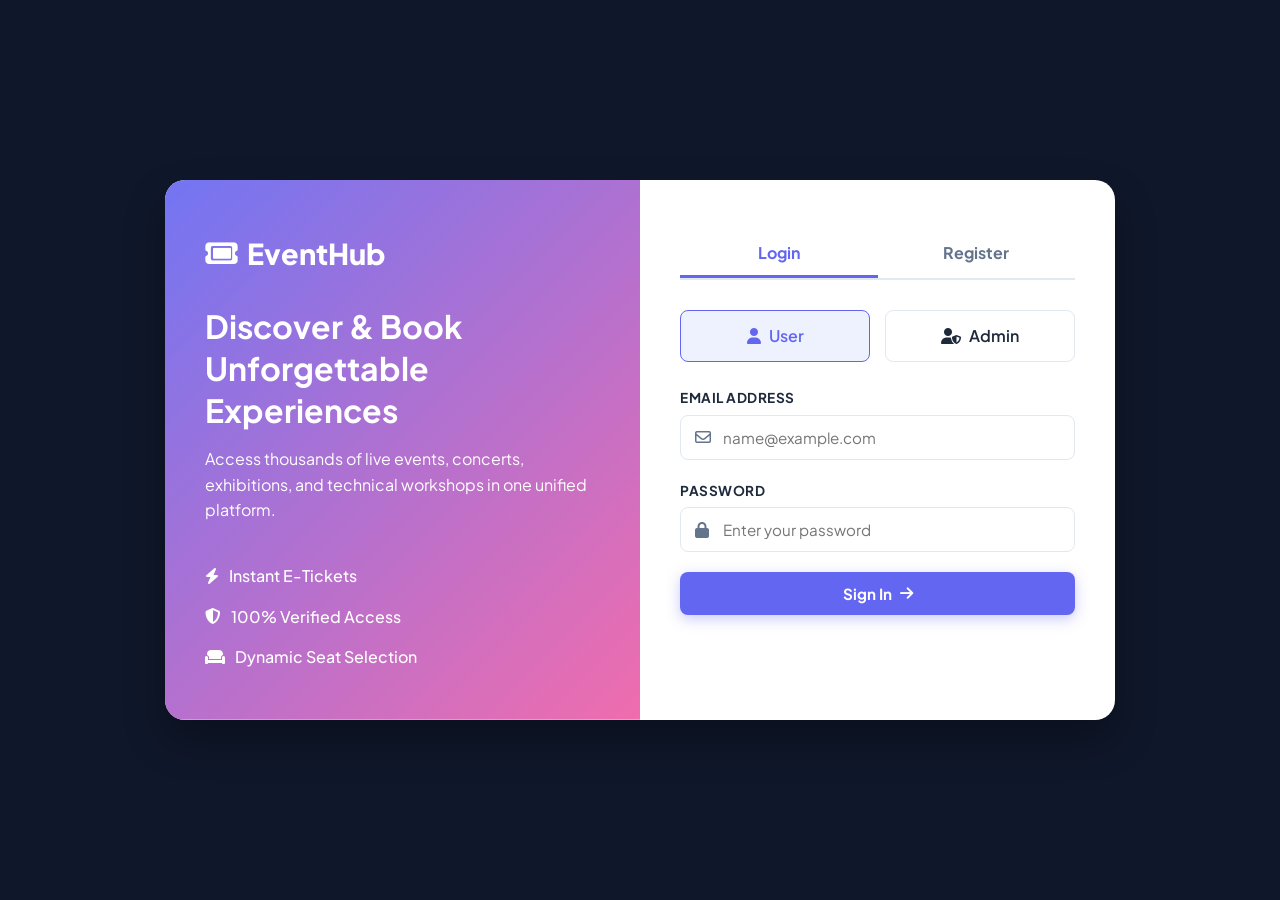
<file: index.html>
<!DOCTYPE html>
<html lang="en">
<head>
    <meta charset="UTF-8">
    <meta name="viewport" content="width=device-width, initial-scale=1.0">
    <title>EBMS - Home</title>
    <!-- Google Fonts -->
    <link href="https://fonts.googleapis.com/css2?family=Plus+Jakarta+Sans:wght@300;400;500;600;700;800&display=swap" rel="stylesheet">
    <!-- Font Awesome Icons -->
    <link rel="stylesheet" href="https://cdnjs.cloudflare.com/ajax/libs/font-awesome/6.4.0/css/all.min.css">
    <link rel="stylesheet" href="style.css">
    
    <!-- Chatbot Custom CSS Rules -->
    <style>
        .chatbot-toggler {
            position: fixed;
            bottom: 30px;
            right: 35px;
            outline: none;
            border: none;
            height: 50px;
            width: 50px;
            display: flex;
            cursor: pointer;
            align-items: center;
            justify-content: center;
            border-radius: 50%;
            background: #4f46e5;
            transition: all 0.2s ease;
            z-index: 1000;
            box-shadow: 0 4px 12px rgba(0,0,0,0.15);
        }
        .chatbot-toggler i {
            color: #fff;
            font-size: 1.4rem;
            position: absolute;
        }
        .chatbot-toggler i:last-child,
        body.show-chatbot .chatbot-toggler i:first-child {
            opacity: 0;
        }
        body.show-chatbot .chatbot-toggler i:last-child {
            opacity: 1;
        }
        .chatbot {
            position: fixed;
            right: 35px;
            bottom: 90px;
            width: 380px;
            background: #fff;
            border-radius: 15px;
            overflow: hidden;
            opacity: 0;
            pointer-events: none;
            transform: scale(0.5);
            transform-origin: bottom right;
            box-shadow: 0 0 128px 0 rgba(0,0,0,0.1), 0 32px 64px -48px rgba(0,0,0,0.5);
            transition: all 0.1s ease;
            z-index: 1000;
            border: 1px solid #e2e8f0;
        }
        body.show-chatbot .chatbot {
            opacity: 1;
            pointer-events: auto;
            transform: scale(1);
        }
        .chatbot header {
            padding: 16px 0;
            position: relative;
            text-align: center;
            color: #fff;
            background: #4f46e5;
            box-shadow: 0 2px 10px rgba(0,0,0,0.1);
        }
        .chatbot header span {
            position: absolute;
            right: 15px;
            top: 50%;
            display: none;
            cursor: pointer;
            transform: translateY(-50%);
        }
        .chatbot .chatbox {
            overflow-y: auto;
            height: 320px;
            padding: 15px 20px 70px;
            list-style: none;
        }
        .chatbox .chat {
            display: flex;
            list-style: none;
            margin-bottom: 12px;
        }
        .chatbox .outgoing {
            margin: 10px 0;
            justify-content: flex-end;
        }
        .chatbox .incoming span {
            width: 32px;
            height: 32px;
            color: #fff;
            background: #4f46e5;
            text-align: center;
            line-height: 32px;
            border-radius: 4px;
            margin: 0 10px 7px 0;
            align-self: flex-end;
            font-size: 0.8rem;
        }
        .chatbox .chat p {
            white-space: pre-wrap;
            padding: 10px 14px;
            border-radius: 10px;
            max-width: 75%;
            color: #1e293b;
            font-size: 0.9rem;
            background: #f1f5f9;
        }
        .chatbox .outgoing p {
            background: #4f46e5;
            color: #fff;
            border-radius: 10px 10px 0 10px;
        }
        .chatbox .incoming p {
            border-radius: 10px 10px 10px 0;
        }
        .chatbot .chat-input {
            display: flex;
            gap: 5px;
            position: absolute;
            bottom: 0;
            width: 100%;
            background: #fff;
            padding: 6px 15px;
            border-top: 1px solid #ddd;
        }
        .chat-input textarea {
            height: 45px;
            width: 100%;
            border: none;
            outline: none;
            resize: none;
            max-height: 180px;
            padding: 12px 15px 0 0;
            font-size: 0.95rem;
            font-family: inherit;
        }
        .chat-input span {
            align-self: flex-end;
            color: #4f46e5;
            cursor: pointer;
            height: 45px;
            line-height: 45px;
            font-size: 1.25rem;
        }
        @media (max-width: 490px) {
            .chatbot {
                right: 0;
                bottom: 0;
                height: 100%;
                width: 100%;
                border-radius: 0;
            }
            .chatbot .chatbox {
                height: 90%;
            }
        }
    </style>
</head>
<body>
    <!-- Global Header / Navigation -->
    <header class="navbar-header">
        <nav class="navbar">
            <a href="index.html" class="nav-logo">
                <i class="fa-solid fa-ticket"></i>
                <span>EBMS</span>
            </a>
            <ul class="nav-menu">
                <li class="nav-item"><a href="index.html" class="nav-link active">Home</a></li>
                <li class="nav-item"><a href="events.html" class="nav-link">Events</a></li>
                <li class="nav-item"><a href="bookings.html" class="nav-link">My Bookings</a></li>
                <li class="nav-item"><a href="about.html" class="nav-link">About</a></li>
                <li class="nav-item"><a href="#" onclick="logoutUser()" class="nav-link btn-logout"><i class="fa-solid fa-arrow-right-from-bracket"></i> Logout</a></li>
            </ul>
            <div class="hamburger" onclick="toggleMobileMenu()">
                <i class="fa-solid fa-bars"></i>
            </div>
        </nav>
    </header>

    <!-- Animated Hero Section -->
    <section class="hero-section">
        <div class="hero-bg-overlay"></div>
        <div class="hero-content text-center">
            <span class="hero-badge"><i class="fa-solid fa-sparkles"></i> The Premier Booking Platform</span>
            <h1 class="hero-title">Discover. Book. Experience.</h1>
            <p class="hero-subtitle">Connect with live concerts, technical expos, cultural festivals, and educational summits happening across India.</p>
            <div class="hero-actions">
                <a href="events.html" class="btn btn-primary btn-lg shadow-btn"><i class="fa-solid fa-compass"></i> Explore Events</a>
                <a href="bookings.html" class="btn btn-outline btn-lg"><i class="fa-solid fa-receipt"></i> View My Bookings</a>
            </div>
        </div>
    </section>

    <!-- Category Showcase Grid -->
    <section class="container section-space">
        <div class="section-header text-center">
            <h2>Explore Categories</h2>
            <p>Find extraordinary events tailored specifically to your passion</p>
        </div>
        <div class="category-grid">
            <div class="category-card" onclick="selectCategory('IT')">
                <div class="category-img" style="background-image: url('https://images.unsplash.com/photo-1517245386807-bb43f82c33c4?auto=format&fit=crop&w=600&q=80');"></div>
                <div class="category-overlay">
                    <i class="fa-solid fa-laptop-code category-icon"></i>
                    <h3>IT & Tech</h3>
                    <p>Hackathons, Developer Conferences & Tech Summits</p>
                    <span class="cat-link">View Events <i class="fa-solid fa-arrow-right"></i></span>
                </div>
            </div>

            <div class="category-card" onclick="selectCategory('NON-IT')">
                <div class="category-img" style="background-image: url('https://images.unsplash.com/photo-1551836022-d5d88e9218df?auto=format&fit=crop&w=600&q=80');"></div>
                <div class="category-overlay">
                    <i class="fa-solid fa-briefcase category-icon"></i>
                    <h3>NON-IT & Business</h3>
                    <p>Management Summits, Leadership & Startups</p>
                    <span class="cat-link">View Events <i class="fa-solid fa-arrow-right"></i></span>
                </div>
            </div>

            <div class="category-card" onclick="selectCategory('GOVERNMENT')">
                <div class="category-img" style="background-image: url('https://images.unsplash.com/photo-1541872703-74c5e44368f9?auto=format&fit=crop&w=600&q=80');"></div>
                <div class="category-overlay">
                    <i class="fa-solid fa-building-columns category-icon"></i>
                    <h3>Government</h3>
                    <p>Public Policy Expos, Trade Fairs & Conventions</p>
                    <span class="cat-link">View Events <i class="fa-solid fa-arrow-right"></i></span>
                </div>
            </div>

            <div class="category-card" onclick="selectCategory('SCIENCE')">
                <div class="category-img" style="background-image: url('https://images.unsplash.com/photo-1532094349884-543bc11b234d?auto=format&fit=crop&w=600&q=80');"></div>
                <div class="category-overlay">
                    <i class="fa-solid fa-flask-vial category-icon"></i>
                    <h3>Science</h3>
                    <p>Robotics Fairs, Space Expos & Research Forums</p>
                    <span class="cat-link">View Events <i class="fa-solid fa-arrow-right"></i></span>
                </div>
            </div>

            <div class="category-card" onclick="selectCategory('EXHIBITION')">
                <div class="category-img" style="background-image: url('https://images.unsplash.com/photo-1561214115-f2f134cc4912?auto=format&fit=crop&w=600&q=80');"></div>
                <div class="category-overlay">
                    <i class="fa-solid fa-palette category-icon"></i>
                    <h3>Exhibition</h3>
                    <p>Art Displays, Auto Shows & Industrial Fairs</p>
                    <span class="cat-link">View Events <i class="fa-solid fa-arrow-right"></i></span>
                </div>
            </div>

            <div class="category-card" onclick="selectCategory('EDUCATION')">
                <div class="category-img" style="background-image: url('https://images.unsplash.com/photo-1523240795612-9a054b0db644?auto=format&fit=crop&w=600&q=80');"></div>
                <div class="category-overlay">
                    <i class="fa-solid fa-graduation-cap category-icon"></i>
                    <h3>Education</h3>
                    <p>Career Fairs, Academic Summits & Workshops</p>
                    <span class="cat-link">View Events <i class="fa-solid fa-arrow-right"></i></span>
                </div>
            </div>

            <div class="category-card" onclick="selectCategory('CULTURAL')">
                <div class="category-img" style="background-image: url('https://images.unsplash.com/photo-1470225620780-dba8ba36b745?auto=format&fit=crop&w=600&q=80');"></div>
                <div class="category-overlay">
                    <i class="fa-solid fa-music category-icon"></i>
                    <h3>Cultural</h3>
                    <p>Music Concerts, Dance Shows & Live Performance</p>
                    <span class="cat-link">View Events <i class="fa-solid fa-arrow-right"></i></span>
                </div>
            </div>
        </div>
    </section>

    <!-- Smart Event Recommendation Section -->
    <section class="ai-recommendation-section">
        <div class="container">
            <div class="ai-card">
                <div class="ai-header">
                    <i class="fa-solid fa-wand-magic-sparkles ai-sparkle"></i>
                    <div>
                        <h2>Smart Event Recommendation</h2>
                        <p>Let our dynamic algorithm match the best upcoming live events to your preference.</p>
                    </div>
                </div>
                <div class="ai-form-grid">
                    <div class="form-group">
                        <label>Preferred Category</label>
                        <select id="ai-pref-category" class="form-control">
                            <option value="ALL">All Categories</option>
                            <option value="IT">IT & Software</option>
                            <option value="CULTURAL">Cultural & Music</option>
                            <option value="EXHIBITION">Exhibitions</option>
                            <option value="SCIENCE">Science & Tech</option>
                            <option value="EDUCATION">Education</option>
                        </select>
                    </div>

                    <div class="form-group">
                        <label>Preferred State</label>
                        <select id="ai-pref-state" class="form-control">
                            <option value="ALL">All India</option>
                            <option value="Tamil Nadu">Tamil Nadu</option>
                            <option value="Karnataka">Karnataka</option>
                            <option value="Maharashtra">Maharashtra</option>
                            <option value="Delhi">Delhi</option>
                        </select>
                    </div>

                    <div class="form-group">
                        <label>Experience Type</label>
                        <select id="ai-pref-type" class="form-control">
                            <option value="ALL">Any Experience</option>
                            <option value="FREE">Free Access / Student</option>
                            <option value="PREMIUM">Premium / VIP</option>
                        </select>
                    </div>
                </div>
                <button onclick="runSmartRecommendation()" class="btn btn-accent shadow-btn margin-top-1">
                    <i class="fa-solid fa-bolt"></i> Generate Recommendations
                </button>

                <div id="ai-results-wrapper" class="hidden margin-top-2">
                    <h3 class="margin-bottom-1" style="color: var(--primary-color);"><i class="fa-solid fa-fire"></i> Recommended For You:</h3>
                    <div id="ai-results-grid" class="events-grid"></div>
                </div>
            </div>
        </div>
    </section>

    <!-- GEMINI AI CHATBOT INTEGRATION -->
    <button class="chatbot-toggler" onclick="document.body.classList.toggle('show-chatbot')">
        <i class="fa-solid fa-comment-dots"></i>
        <i class="fa-solid fa-xmark"></i>
    </button>
    <div class="chatbot">
        <header>
            <h2><i class="fa-solid fa-robot"></i> EventHub Assistant</h2>
            <span onclick="document.body.classList.remove('show-chatbot')">&times;</span>
        </header>
        <ul class="chatbox" id="chatbox">
            <li class="chat incoming">
                <span class="fa-solid fa-robot"></span>
                <p>Hi there! 👋 How can I help you discover events on EventHub today?</p>
            </li>
        </ul>
        <div class="chat-input">
            <textarea placeholder="Ask about events, tickets..." spellcheck="false" id="chat-textarea" required></textarea>
            <span id="send-btn" onclick="handleChat()"><i class="fa-solid fa-paper-plane"></i></span>
        </div>
    </div>

    <footer class="footer">
        <div class="container footer-content">
            <p>&copy; 2026 EventHub Management System. All Rights Reserved.</p>
        </div>
    </footer>

    <script src="script.js"></script>

    <!-- Chatbot Engine Integration -->
    <script>
        const chatInput = document.getElementById("chat-textarea");
        const sendBtn = document.getElementById("send-btn");
        const chatbox = document.getElementById("chatbox");

        const createChatLi = (message, className) => {
            const chatLi = document.createElement("li");
            chatLi.classList.add("chat", className);
            let chatContent = className === "outgoing" ? `<p></p>` : `<span class="fa-solid fa-robot"></span><p></p>`;
            chatLi.innerHTML = chatContent;
            chatLi.querySelector("p").textContent = message;
            return chatLi;
        }

        const generateGeminiResponse = async (incomingChatLi) => {
            const messageElement = incomingChatLi.querySelector("p");
            const userText = chatInput.value.trim();

            if (typeof GEMINI_API_KEY === "undefined" || !GEMINI_API_KEY || GEMINI_API_KEY === "AQ.Ab8RN6LY7oHH54CBxNxzsu5Qlli4tVlwJHAtmflA-Qw6LdWcDQ") {
                messageElement.textContent = "Gemini API Key is not configured properly in script.js";
                return;
            }

            const API_URL = `https://generativelanguage.googleapis.com/v1beta/models/gemini-2.5-flash:generateContent?key=${GEMINI_API_KEY}`;

            try {
                const response = await fetch(API_URL, {
                    method: "POST",
                    headers: { "Content-Type": "application/json" },
                    body: JSON.stringify({
                        contents: [{
                            parts: [{ text: `You are EventHub AI Assistant. Help users with event queries briefly and politely. User: ${userText}` }]
                        }]
                    })
                });

                const data = await response.json();
                if (data.candidates && data.candidates[0].content) {
                    messageElement.textContent = data.candidates[0].content.parts[0].text;
                } else {
                    messageElement.textContent = "Sorry, I couldn't process that request right now.";
                }
            } catch (error) {
                messageElement.textContent = "Oops! Something went wrong. Please try again.";
            }
        };

        const handleChat = () => {
            const userMessage = chatInput.value.trim();
            if (!userMessage) return;

            chatInput.value = "";
            chatbox.appendChild(createChatLi(userMessage, "outgoing"));
            chatbox.scrollTo(0, chatbox.scrollHeight);

            setTimeout(() => {
                const incomingChatLi = createChatLi("Thinking...", "incoming");
                chatbox.appendChild(incomingChatLi);
                chatbox.scrollTo(0, chatbox.scrollHeight);
                generateGeminiResponse(incomingChatLi);
            }, 600);
        };

        chatInput.addEventListener("keydown", (e) => {
            if (e.key === "Enter" && !e.shiftKey && window.innerWidth > 800) {
                e.preventDefault();
                handleChat();
            }
        });
    </script>
</body>
</html>
</file>
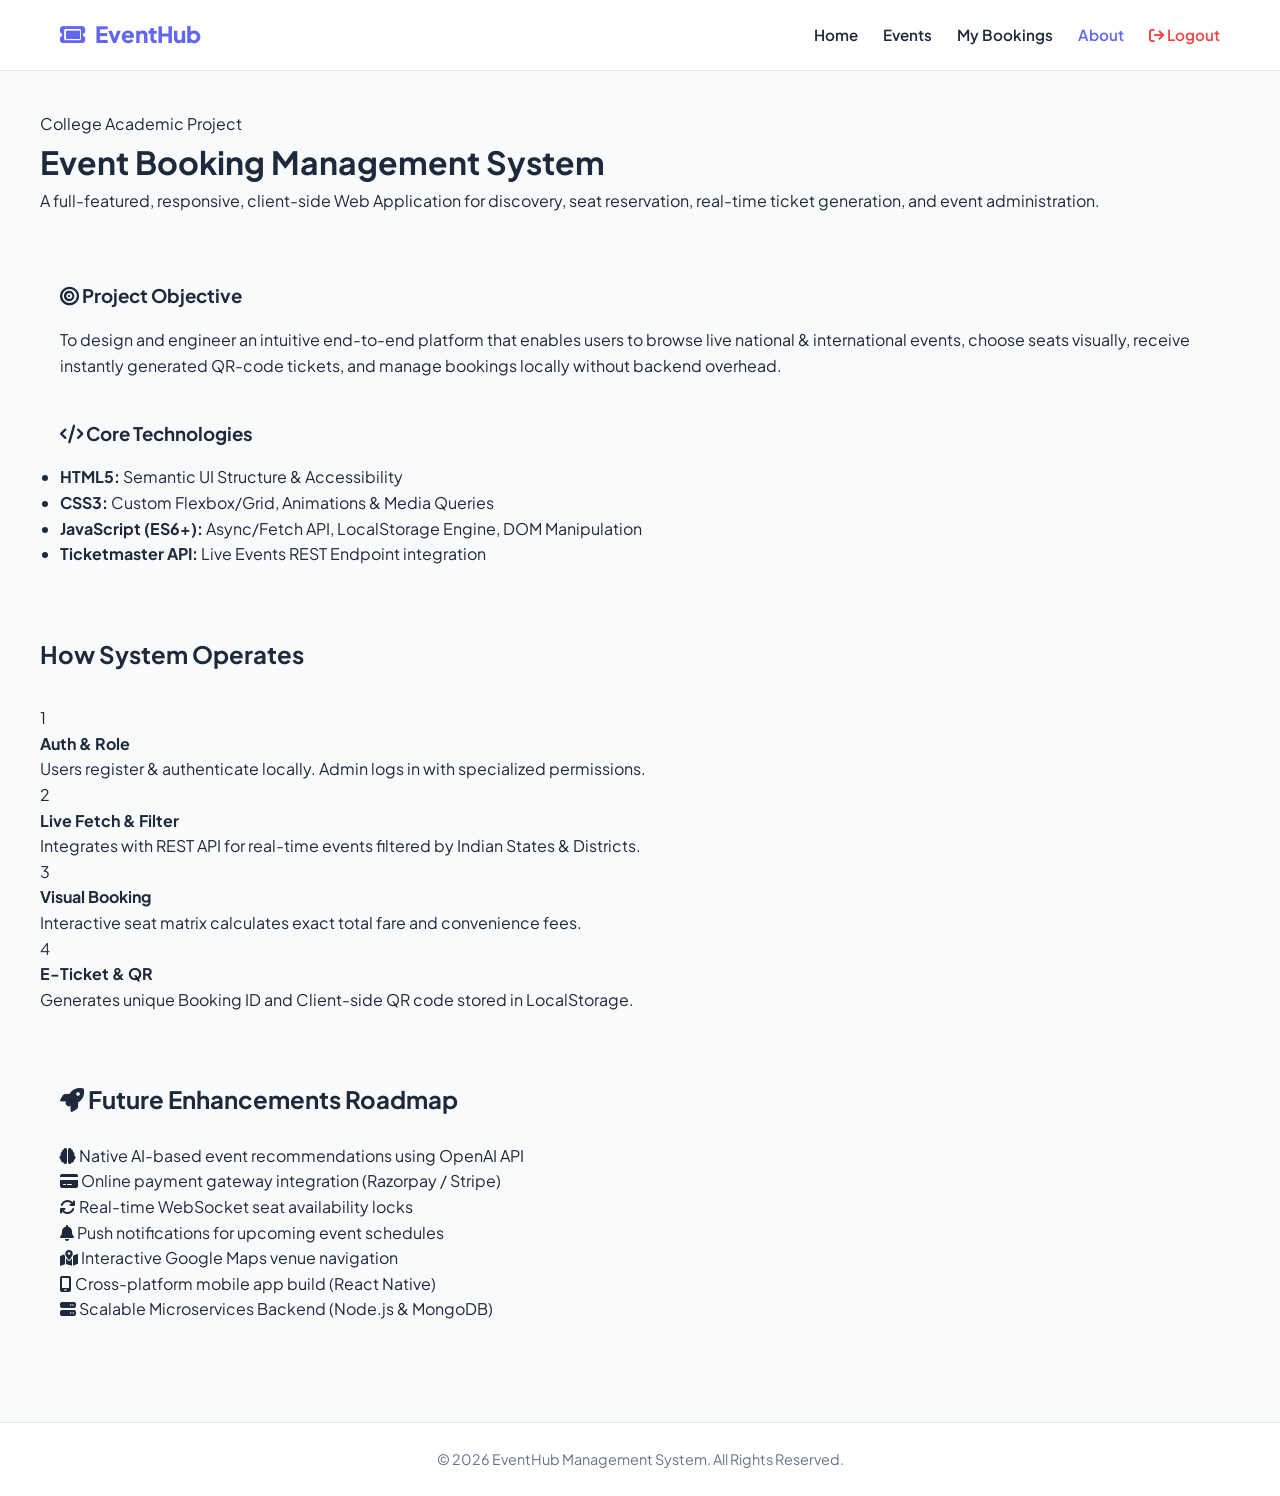
<file: about.html>
<!DOCTYPE html>
<html lang="en">
<head>
    <meta charset="UTF-8">
    <meta name="viewport" content="width=device-width, initial-scale=1.0">
    <title>EventHub - About System</title>
    <!-- Google Fonts -->
    <link href="https://fonts.googleapis.com/css2?family=Plus+Jakarta+Sans:wght@300;400;500;600;700;800&display=swap" rel="stylesheet">
    <!-- Font Awesome Icons -->
    <link rel="stylesheet" href="https://cdnjs.cloudflare.com/ajax/libs/font-awesome/6.4.0/css/all.min.css">
    <link rel="stylesheet" href="style.css">
</head>
<body>
    <header class="navbar-header">
        <nav class="navbar">
            <a href="index.html" class="nav-logo">
                <i class="fa-solid fa-ticket"></i>
                <span>EventHub</span>
            </a>
            <ul class="nav-menu">
                <li class="nav-item"><a href="index.html" class="nav-link">Home</a></li>
                <li class="nav-item"><a href="events.html" class="nav-link">Events</a></li>
                <li class="nav-item"><a href="bookings.html" class="nav-link">My Bookings</a></li>
                <li class="nav-item"><a href="about.html" class="nav-link active">About</a></li>
                <li class="nav-item"><a href="#" onclick="logoutUser()" class="nav-link btn-logout"><i class="fa-solid fa-arrow-right-from-bracket"></i> Logout</a></li>
            </ul>
        </nav>
    </header>

    <div class="container section-space">
        <!-- Project Title Header -->
        <div class="text-center max-w-700 margin-center">
            <span class="badge">College Academic Project</span>
            <h1 class="margin-top-05">Event Booking Management System</h1>
            <p class="subtitle">A full-featured, responsive, client-side Web Application for discovery, seat reservation, real-time ticket generation, and event administration.</p>
        </div>

        <div class="about-grid margin-top-3">
            <!-- Objective Card -->
            <div class="card">
                <div class="card-body">
                    <h3><i class="fa-solid fa-bullseye icon-color"></i> Project Objective</h3>
                    <p class="margin-top-1">To design and engineer an intuitive end-to-end platform that enables users to browse live national & international events, choose seats visually, receive instantly generated QR-code tickets, and manage bookings locally without backend overhead.</p>
                </div>
            </div>

            <!-- Architecture Card -->
            <div class="card">
                <div class="card-body">
                    <h3><i class="fa-solid fa-code icon-color"></i> Core Technologies</h3>
                    <ul class="tech-list margin-top-1">
                        <li><strong>HTML5:</strong> Semantic UI Structure & Accessibility</li>
                        <li><strong>CSS3:</strong> Custom Flexbox/Grid, Animations & Media Queries</li>
                        <li><strong>JavaScript (ES6+):</strong> Async/Fetch API, LocalStorage Engine, DOM Manipulation</li>
                        <li><strong>Ticketmaster API:</strong> Live Events REST Endpoint integration</li>
                    </ul>
                </div>
            </div>
        </div>

        <!-- Workflow / How it works -->
        <div class="margin-top-3">
            <h2 class="text-center">How System Operates</h2>
            <div class="workflow-steps margin-top-2">
                <div class="step-card">
                    <div class="step-num">1</div>
                    <h4>Auth & Role</h4>
                    <p>Users register & authenticate locally. Admin logs in with specialized permissions.</p>
                </div>
                <div class="step-card">
                    <div class="step-num">2</div>
                    <h4>Live Fetch & Filter</h4>
                    <p>Integrates with REST API for real-time events filtered by Indian States & Districts.</p>
                </div>
                <div class="step-card">
                    <div class="step-num">3</div>
                    <h4>Visual Booking</h4>
                    <p>Interactive seat matrix calculates exact total fare and convenience fees.</p>
                </div>
                <div class="step-card">
                    <div class="step-num">4</div>
                    <h4>E-Ticket & QR</h4>
                    <p>Generates unique Booking ID and Client-side QR code stored in LocalStorage.</p>
                </div>
            </div>
        </div>

        <!-- Future Enhancements -->
        <div class="card margin-top-3 bg-light-card">
            <div class="card-body">
                <h2><i class="fa-solid fa-rocket icon-color"></i> Future Enhancements Roadmap</h2>
                <div class="roadmap-grid margin-top-15">
                    <div class="roadmap-item"><i class="fa-solid fa-brain"></i> Native AI-based event recommendations using OpenAI API</div>
                    <div class="roadmap-item"><i class="fa-solid fa-credit-card"></i> Online payment gateway integration (Razorpay / Stripe)</div>
                    <div class="roadmap-item"><i class="fa-solid fa-arrows-rotate"></i> Real-time WebSocket seat availability locks</div>
                    <div class="roadmap-item"><i class="fa-solid fa-bell"></i> Push notifications for upcoming event schedules</div>
                    <div class="roadmap-item"><i class="fa-solid fa-map-location-dot"></i> Interactive Google Maps venue navigation</div>
                    <div class="roadmap-item"><i class="fa-solid fa-mobile-screen"></i> Cross-platform mobile app build (React Native)</div>
                    <div class="roadmap-item"><i class="fa-solid fa-server"></i> Scalable Microservices Backend (Node.js & MongoDB)</div>
                </div>
            </div>
        </div>
    </div>

    <footer class="footer">
        <div class="container footer-content">
            <p>&copy; 2026 EventHub Management System. All Rights Reserved.</p>
        </div>
    </footer>

    <script src="script.js"></script>
</body>
</html>
</file>
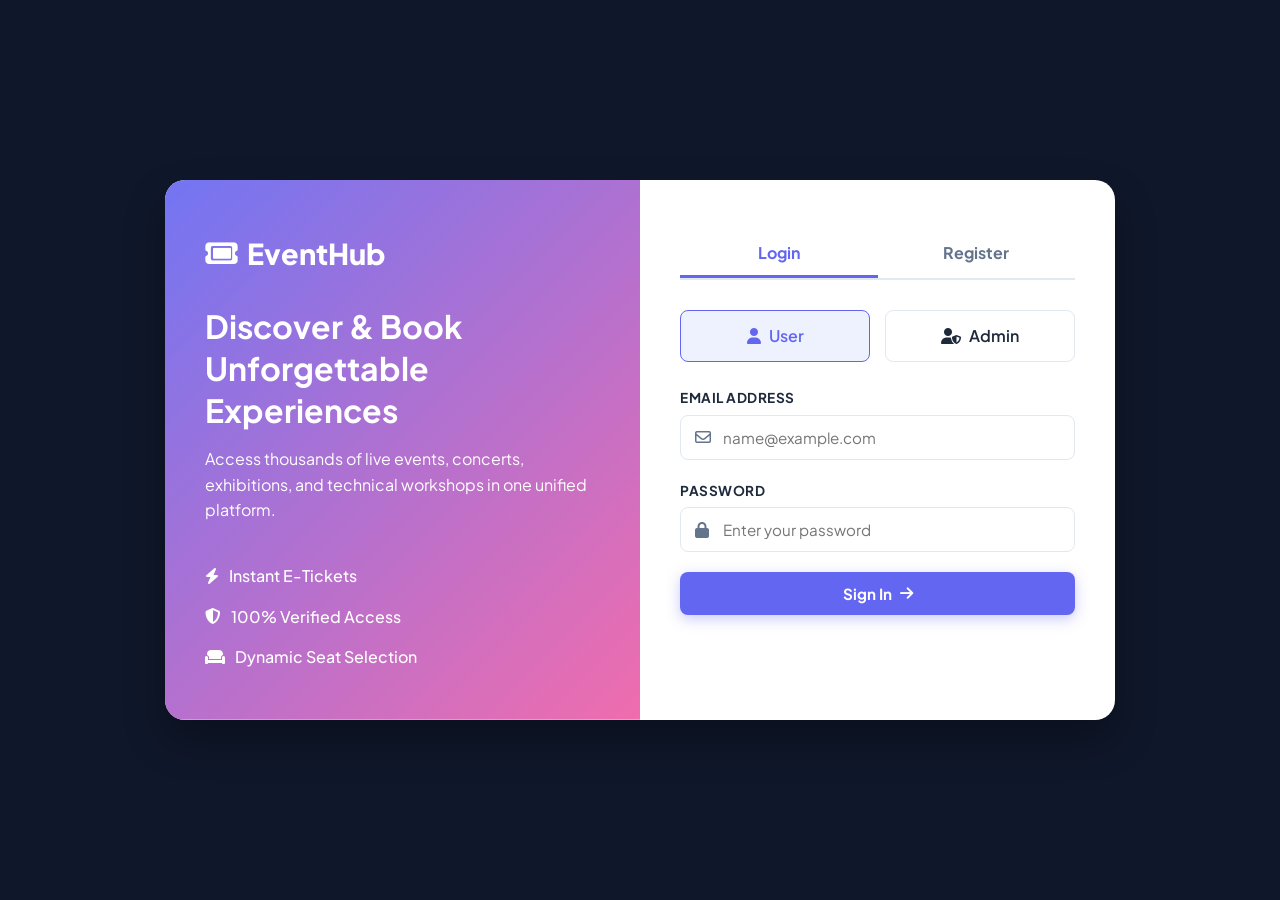
<file: admin.html>
<!DOCTYPE html>
<html lang="en">
<head>
    <meta charset="UTF-8">
    <meta name="viewport" content="width=device-width, initial-scale=1.0">
    <title>EventHub - Admin Control Panel</title>
    <!-- Google Fonts -->
    <link href="https://fonts.googleapis.com/css2?family=Plus+Jakarta+Sans:wght@300;400;500;600;700;800&display=swap" rel="stylesheet">
    <!-- Font Awesome Icons -->
    <link rel="stylesheet" href="https://cdnjs.cloudflare.com/ajax/libs/font-awesome/6.4.0/css/all.min.css">
    <link rel="stylesheet" href="style.css">
</head>
<body>
    <header class="navbar-header admin-header">
        <nav class="navbar">
            <a href="admin.html" class="nav-logo">
                <i class="fa-solid fa-user-shield"></i>
                <span>EventHub Admin</span>
            </a>
            <ul class="nav-menu">
                <li class="nav-item"><a href="admin.html" class="nav-link active">Dashboard</a></li>
                <li class="nav-item"><a href="index.html" class="nav-link" target="_blank"><i class="fa-solid fa-arrow-up-right-from-square"></i> Live Site</a></li>
                <li class="nav-item"><a href="#" onclick="logoutUser()" class="nav-link btn-logout"><i class="fa-solid fa-arrow-right-from-bracket"></i> Logout</a></li>
            </ul>
        </nav>
    </header>

    <div class="container section-space">
        <!-- Dashboard Key Metrics Grid -->
        <div class="admin-metrics-grid">
            <div class="metric-card">
                <div class="metric-icon bg-blue"><i class="fa-solid fa-calendar-days"></i></div>
                <div>
                    <h3 id="adm-stat-events">0</h3>
                    <p>Total Events</p>
                </div>
            </div>
            <div class="metric-card">
                <div class="metric-icon bg-green"><i class="fa-solid fa-ticket"></i></div>
                <div>
                    <h3 id="adm-stat-bookings">0</h3>
                    <p>Total Bookings</p>
                </div>
            </div>
            <div class="metric-card">
                <div class="metric-icon bg-purple"><i class="fa-solid fa-users"></i></div>
                <div>
                    <h3 id="adm-stat-users">0</h3>
                    <p>Registered Users</p>
                </div>
            </div>
            <div class="metric-card">
                <div class="metric-icon bg-orange"><i class="fa-solid fa-layer-group"></i></div>
                <div>
                    <h3>7</h3>
                    <p>Event Categories</p>
                </div>
            </div>
        </div>

        <!-- Navigation Tabs -->
        <div class="admin-tab-bar margin-top-2">
            <button class="tab-btn active" id="adm-tab-events" onclick="switchAdminTab('events')">
                <i class="fa-solid fa-calendar-plus"></i> Manage Events
            </button>
            <button class="tab-btn" id="adm-tab-bookings" onclick="switchAdminTab('bookings')">
                <i class="fa-solid fa-receipt"></i> Manage Bookings
            </button>
        </div>

        <!-- SECTION: MANAGE EVENTS -->
        <div id="adm-section-events" class="admin-section margin-top-2">
            <div class="admin-section-header">
                <h2>Platform Events Catalog</h2>
                <button class="btn btn-primary shadow-btn" onclick="openAddEventModal()">
                    <i class="fa-solid fa-plus"></i> Add New Event
                </button>
            </div>

            <div class="filter-panel margin-top-1">
                <div class="filter-grid">
                    <div class="form-group span-2">
                        <input type="text" id="adm-search-events" class="form-control" placeholder="Search event by name..." oninput="adminFilterEvents()">
                    </div>
                    <div class="form-group">
                        <select id="adm-filter-category" class="form-control" onchange="adminFilterEvents()">
                            <option value="ALL">All Categories</option>
                            <option value="IT">IT</option>
                            <option value="NON-IT">NON-IT</option>
                            <option value="GOVERNMENT">GOVERNMENT</option>
                            <option value="SCIENCE">SCIENCE</option>
                            <option value="EXHIBITION">EXHIBITION</option>
                            <option value="EDUCATION">EDUCATION</option>
                            <option value="CULTURAL">CULTURAL</option>
                        </select>
                    </div>
                </div>
            </div>

            <!-- Events Table -->
            <div class="table-responsive margin-top-1">
                <table class="data-table">
                    <thead>
                        <tr>
                            <th>Image</th>
                            <th>Event Name</th>
                            <th>Category</th>
                            <th>Date & Time</th>
                            <th>Location</th>
                            <th>Price</th>
                            <th>Source</th>
                            <th>Actions</th>
                        </tr>
                    </thead>
                    <tbody id="adm-events-tbody">
                        <!-- Dynamic Rows -->
                    </tbody>
                </table>
            </div>
        </div>

        <!-- SECTION: MANAGE BOOKINGS -->
        <div id="adm-section-bookings" class="admin-section hidden margin-top-2">
            <div class="admin-section-header">
                <h2>All User Bookings</h2>
                <div class="search-box-inline">
                    <input type="text" id="adm-search-bookings" class="form-control" placeholder="Search by Booking ID, User, or Event..." oninput="adminSearchBookings()">
                </div>
            </div>

            <div class="table-responsive margin-top-1">
                <table class="data-table">
                    <thead>
                        <tr>
                            <th>Booking ID</th>
                            <th>User Name</th>
                            <th>Email</th>
                            <th>Event Title</th>
                            <th>Date</th>
                            <th>Seats</th>
                            <th>Amount</th>
                            <th>Status</th>
                        </tr>
                    </thead>
                    <tbody id="adm-bookings-tbody">
                        <!-- Dynamic Rows -->
                    </tbody>
                </table>
            </div>
        </div>
    </div>

    <!-- Add / Edit Event Modal -->
    <div id="admin-event-modal" class="modal-overlay hidden">
        <div class="modal-content modal-lg">
            <button class="modal-close" onclick="closeAdminEventModal()"><i class="fa-solid fa-xmark"></i></button>
            <h2 id="modal-event-title">Add New Event</h2>
            
            <form id="admin-event-form" class="margin-top-15" onsubmit="saveAdminEvent(event)">
                <input type="hidden" id="adm-evt-id">
                
                <div class="form-grid-2">
                    <div class="form-group">
                        <label>Event Name *</label>
                        <input type="text" id="adm-evt-name" class="form-control" required>
                    </div>

                    <div class="form-group">
                        <label>Category *</label>
                        <select id="adm-evt-category" class="form-control" required>
                            <option value="IT">IT</option>
                            <option value="NON-IT">NON-IT</option>
                            <option value="GOVERNMENT">GOVERNMENT</option>
                            <option value="SCIENCE">SCIENCE</option>
                            <option value="EXHIBITION">EXHIBITION</option>
                            <option value="EDUCATION">EDUCATION</option>
                            <option value="CULTURAL">CULTURAL</option>
                        </select>
                    </div>

                    <div class="form-group">
                        <label>Date *</label>
                        <input type="date" id="adm-evt-date" class="form-control" required>
                    </div>

                    <div class="form-group">
                        <label>Time *</label>
                        <input type="time" id="adm-evt-time" class="form-control" required>
                    </div>

                    <div class="form-group">
                        <label>State *</label>
                        <select id="adm-evt-state" class="form-control" onchange="updateAdminDistricts()" required>
                            <option value="Tamil Nadu">Tamil Nadu</option>
                            <option value="Karnataka">Karnataka</option>
                            <option value="Kerala">Kerala</option>
                            <option value="Maharashtra">Maharashtra</option>
                            <option value="Telangana">Telangana</option>
                            <option value="Andhra Pradesh">Andhra Pradesh</option>
                            <option value="Delhi">Delhi</option>
                        </select>
                    </div>

                    <div class="form-group">
                        <label>District / City *</label>
                        <select id="adm-evt-district" class="form-control" required>
                            <!-- Injected dynamically -->
                        </select>
                    </div>

                    <div class="form-group">
                        <label>Ticket Price (₹) *</label>
                        <input type="number" id="adm-evt-price" class="form-control" min="0" required>
                    </div>

                    <div class="form-group">
                        <label>Image URL *</label>
                        <input type="url" id="adm-evt-image" class="form-control" placeholder="https://..." required>
                    </div>
                </div>

                <div class="form-group margin-top-1">
                    <label>Venue Name *</label>
                    <input type="text" id="adm-evt-venue" class="form-control" required>
                </div>

                <div class="form-group margin-top-1">
                    <label>Event Description</label>
                    <textarea id="adm-evt-desc" class="form-control" rows="3"></textarea>
                </div>

                <div class="modal-actions margin-top-2">
                    <button type="button" class="btn btn-outline" onclick="closeAdminEventModal()">Cancel</button>
                    <button type="submit" class="btn btn-primary shadow-btn">Save Event</button>
                </div>
            </form>
        </div>
    </div>

    <footer class="footer">
        <div class="container footer-content">
            <p>&copy; 2026 EventHub Admin Dashboard. Restricted Access.</p>
        </div>
    </footer>

    <script src="script.js"></script>
</body>
</html>
</file>
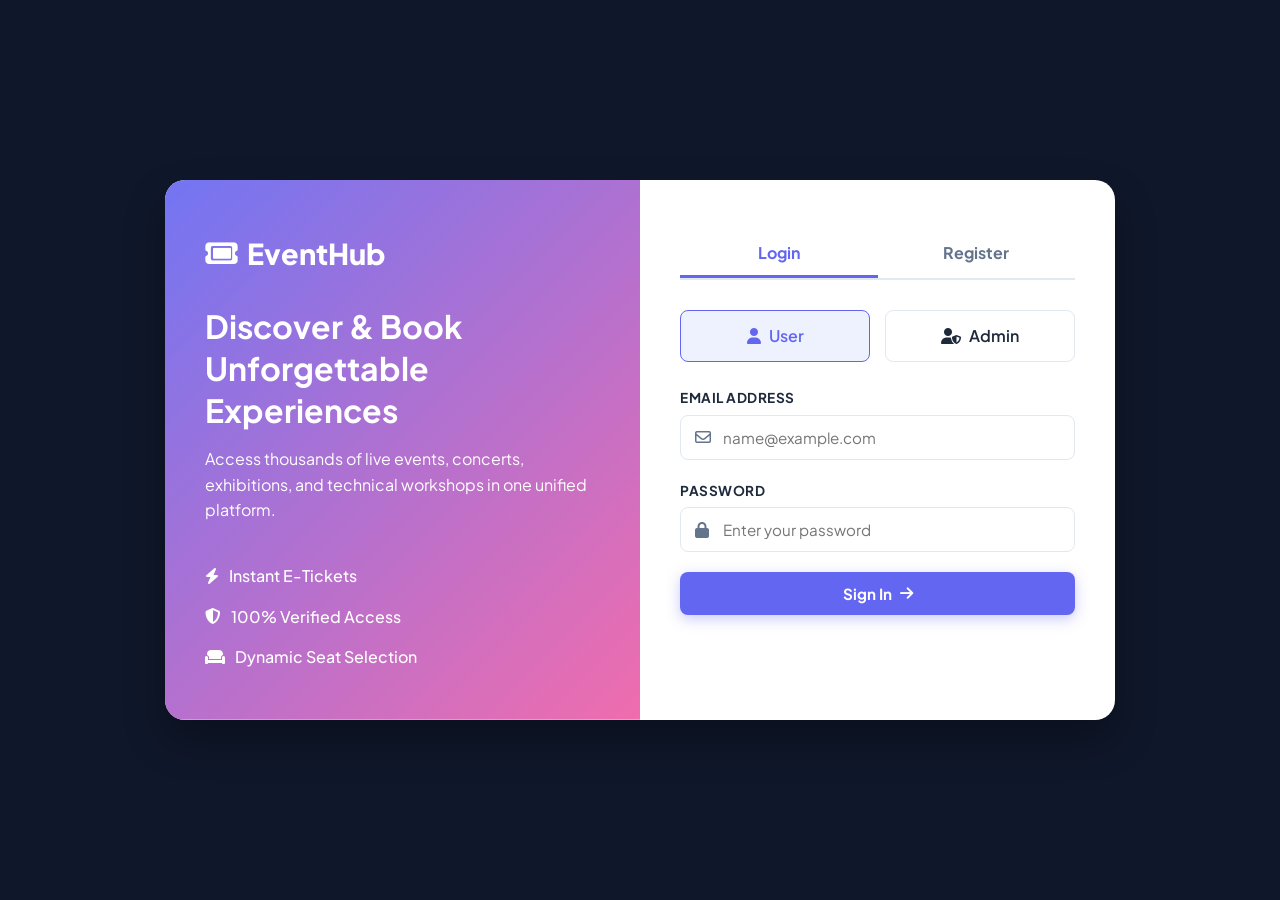
<file: auth.html>
<!DOCTYPE html>
<html lang="en">
<head>
    <meta charset="UTF-8">
    <meta name="viewport" content="width=device-width, initial-scale=1.0">
    <title>EventHub - Authentication</title>
    <!-- Google Fonts -->
    <link href="https://fonts.googleapis.com/css2?family=Plus+Jakarta+Sans:wght@300;400;500;600;700;800&display=swap" rel="stylesheet">
    <!-- Font Awesome Icons -->
    <link rel="stylesheet" href="https://cdnjs.cloudflare.com/ajax/libs/font-awesome/6.4.0/css/all.min.css">
    <!-- Main Style CSS -->
    <link rel="stylesheet" href="style.css">
</head>
<body class="auth-body">
    <div class="auth-wrapper">
        <!-- Brand / Graphic Sidebar -->
        <div class="auth-banner">
            <div class="banner-content">
                <div class="logo">
                    <i class="fa-solid fa-ticket"></i>
                    <span>EventHub</span>
                </div>
                <h2>Discover & Book Unforgettable Experiences</h2>
                <p>Access thousands of live events, concerts, exhibitions, and technical workshops in one unified platform.</p>
                <div class="banner-features">
                    <div class="feature-item"><i class="fa-solid fa-bolt"></i> Instant E-Tickets</div>
                    <div class="feature-item"><i class="fa-solid fa-shield-halved"></i> 100% Verified Access</div>
                    <div class="feature-item"><i class="fa-solid fa-couch"></i> Dynamic Seat Selection</div>
                </div>
            </div>
            <div class="banner-overlay"></div>
        </div>

        <!-- Auth Form Section -->
        <div class="auth-container">
            <div class="auth-card">
                <!-- Navigation Tabs -->
                <div class="auth-tabs">
                    <button type="button" class="tab-btn active" id="tab-login" onclick="showLogin()">Login</button>
                    <button type="button" class="tab-btn" id="tab-register" onclick="showRegister()">Register</button>
                </div>

                <!-- Alert Message Container -->
                <div id="auth-alert" class="alert-box hidden"></div>

                <!-- LOGIN FORM -->
                <form id="login-form" class="auth-form" onsubmit="loginUser(event)">
                    <div class="role-selector">
                        <label class="role-option active" id="role-label-user">
                            <input type="radio" name="auth-role" value="user" checked onchange="toggleRoleUI('user')">
                            <i class="fa-solid fa-user"></i> User
                        </label>
                        <label class="role-option" id="role-label-admin">
                            <input type="radio" name="auth-role" value="admin" onchange="toggleRoleUI('admin')">
                            <i class="fa-solid fa-user-shield"></i> Admin
                        </label>
                    </div>

                    <div class="form-group">
                        <label for="login-email">Email Address</label>
                        <div class="input-icon-wrapper">
                            <i class="fa-regular fa-envelope"></i>
                            <input type="email" id="login-email" placeholder="name@example.com" required>
                        </div>
                    </div>

                    <div class="form-group">
                        <label for="login-password">Password</label>
                        <div class="input-icon-wrapper">
                            <i class="fa-solid fa-lock"></i>
                            <input type="password" id="login-password" placeholder="Enter your password" required>
                        </div>
                    </div>

                    <div class="demo-badge-info hidden" id="admin-demo-info">
                        <i class="fa-solid fa-circle-info"></i> Demo Admin Credentials:<br>
                        <strong>Email:</strong> admin@event.com | <strong>Password:</strong> admin123
                    </div>

                    <button type="submit" class="btn btn-primary btn-block shadow-btn">
                        <span>Sign In</span>
                        <i class="fa-solid fa-arrow-right"></i>
                    </button>
                </form>

                <!-- REGISTER FORM -->
                <form id="register-form" class="auth-form hidden" onsubmit="registerUser(event)">
                    <div class="form-group">
                        <label for="reg-fullname">Full Name</label>
                        <div class="input-icon-wrapper">
                            <i class="fa-regular fa-user"></i>
                            <input type="text" id="reg-fullname" placeholder="John Doe" required>
                        </div>
                    </div>

                    <div class="form-group">
                        <label for="reg-email">Email Address</label>
                        <div class="input-icon-wrapper">
                            <i class="fa-regular fa-envelope"></i>
                            <input type="email" id="reg-email" placeholder="name@example.com" required>
                        </div>
                    </div>

                    <div class="form-group">
                        <label for="reg-phone">Phone Number</label>
                        <div class="input-icon-wrapper">
                            <i class="fa-solid fa-phone"></i>
                            <input type="tel" id="reg-phone" placeholder="10-digit mobile number" pattern="[0-9]{10}" required>
                        </div>
                    </div>

                    <div class="form-group">
                        <label for="reg-password">Password</label>
                        <div class="input-icon-wrapper">
                            <i class="fa-solid fa-lock"></i>
                            <input type="password" id="reg-password" placeholder="Min. 6 characters" required>
                        </div>
                    </div>

                    <div class="form-group">
                        <label for="reg-confirm-password">Confirm Password</label>
                        <div class="input-icon-wrapper">
                            <i class="fa-solid fa-shield-cat"></i>
                            <input type="password" id="reg-confirm-password" placeholder="Re-enter password" required>
                        </div>
                    </div>

                    <div class="form-checkbox">
                        <input type="checkbox" id="reg-terms" required>
                        <label for="reg-terms">I agree to the <a href="about.html">Terms & Conditions</a></label>
                    </div>

                    <button type="submit" class="btn btn-primary btn-block shadow-btn">
                        <span>Create Account</span>
                        <i class="fa-solid fa-user-plus"></i>
                    </button>
                </form>
            </div>
        </div>
    </div>

    <!-- Core App Logic -->
    <script src="script.js"></script>
</body>
</html>
</file>
<file: style.css>
/* ==========================================================================
   EVENTHUB - UNIFIED SYSTEM STYLESHEET
   ========================================================================== */

:root {
    --primary-color: #6366f1;
    --primary-hover: #4f46e5;
    --secondary-color: #0ea5e9;
    --accent-color: #ec4899;
    --dark-bg: #0f172a;
    --card-bg: #ffffff;
    --text-main: #1e293b;
    --text-muted: #64748b;
    --border-color: #e2e8f0;
    --success-color: #10b981;
    --danger-color: #ef4444;
    --warning-color: #f59e0b;
    --radius-sm: 8px;
    --radius-md: 12px;
    --radius-lg: 20px;
    --shadow-sm: 0 2px 8px rgba(0,0,0,0.05);
    --shadow-md: 0 4px 20px rgba(0,0,0,0.08);
    --shadow-lg: 0 10px 30px rgba(0,0,0,0.12);
    --transition: all 0.3s cubic-bezier(0.4, 0, 0.2, 1);
}

* {
    margin: 0;
    padding: 0;
    box-sizing: border-box;
    font-family: 'Plus Jakarta Sans', sans-serif;
}

body {
    background-color: #f8fafc;
    color: var(--text-main);
    line-height: 1.6;
    min-height: 100vh;
    display: flex;
    flex-direction: column;
}

.container {
    width: 100%;
    max-width: 1200px;
    margin: 0 auto;
    padding: 0 20px;
}

.section-space {
    padding: 40px 0 80px 0;
}

/* ==================== NAVBAR ==================== */
.navbar-header {
    background: rgba(255, 255, 255, 0.95);
    backdrop-filter: blur(10px);
    border-bottom: 1px solid var(--border-color);
    position: sticky;
    top: 0;
    z-index: 1000;
}

.admin-header {
    background: #1e293b;
    border-bottom: 1px solid #334155;
}

.admin-header .nav-logo, .admin-header .nav-link {
    color: #ffffff !important;
}

.navbar {
    display: flex;
    justify-content: space-between;
    align-items: center;
    height: 70px;
    max-width: 1200px;
    margin: 0 auto;
    padding: 0 20px;
}

.nav-logo {
    display: flex;
    align-items: center;
    gap: 10px;
    font-size: 1.4rem;
    font-weight: 800;
    color: var(--primary-color);
    text-decoration: none;
}

.nav-menu {
    display: flex;
    align-items: center;
    gap: 25px;
    list-style: none;
}

.nav-link {
    text-decoration: none;
    color: var(--text-main);
    font-weight: 600;
    font-size: 0.95rem;
    transition: var(--transition);
}

.nav-link:hover, .nav-link.active {
    color: var(--primary-color);
}

.btn-logout {
    color: var(--danger-color) !important;
}

.hamburger {
    display: none;
    font-size: 1.5rem;
    cursor: pointer;
}

/* ==================== AUTHENTICATION PAGE ==================== */
.auth-body {
    background: #0f172a;
    display: flex;
    align-items: center;
    justify-content: center;
    min-height: 100vh;
}

.auth-wrapper {
    display: flex;
    width: 950px;
    max-width: 95%;
    background: #ffffff;
    border-radius: var(--radius-lg);
    overflow: hidden;
    box-shadow: 0 20px 40px rgba(0,0,0,0.3);
}

.auth-banner {
    flex: 1;
    background: linear-gradient(135deg, rgba(99,102,241,0.9), rgba(236,72,153,0.8)), url('https://images.unsplash.com/photo-1492684223066-81342ee5ff30?auto=format&fit=crop&w=800&q=80');
    background-size: cover;
    background-position: center;
    padding: 50px 40px;
    color: white;
    display: flex;
    flex-direction: column;
    justify-content: space-between;
    position: relative;
}

.banner-content .logo {
    font-size: 1.8rem;
    font-weight: 800;
    margin-bottom: 30px;
    display: flex;
    align-items: center;
    gap: 10px;
}

.banner-content h2 {
    font-size: 2rem;
    line-height: 1.3;
    margin-bottom: 15px;
}

.banner-features {
    margin-top: 40px;
    display: flex;
    flex-direction: column;
    gap: 15px;
}

.feature-item {
    display: flex;
    align-items: center;
    gap: 10px;
    font-weight: 500;
}

.auth-container {
    flex: 1;
    padding: 50px 40px;
}

.auth-tabs {
    display: flex;
    border-bottom: 2px solid var(--border-color);
    margin-bottom: 30px;
}

.tab-btn {
    flex: 1;
    padding: 12px;
    background: none;
    border: none;
    font-size: 1rem;
    font-weight: 700;
    color: var(--text-muted);
    cursor: pointer;
    transition: var(--transition);
    border-bottom: 3px solid transparent;
}

.tab-btn.active {
    color: var(--primary-color);
    border-bottom-color: var(--primary-color);
}

.role-selector {
    display: flex;
    gap: 15px;
    margin-bottom: 25px;
}

.role-option {
    flex: 1;
    padding: 12px;
    border: 1px solid var(--border-color);
    border-radius: var(--radius-sm);
    text-align: center;
    font-weight: 600;
    cursor: pointer;
    transition: var(--transition);
    display: flex;
    align-items: center;
    justify-content: center;
    gap: 8px;
}

.role-option input { display: none; }
.role-option.active {
    border-color: var(--primary-color);
    background: #eef2ff;
    color: var(--primary-color);
}

/* ==================== FORMS & INPUTS ==================== */
.form-group {
    margin-bottom: 20px;
}

.form-group label {
    display: block;
    font-size: 0.85rem;
    font-weight: 700;
    margin-bottom: 6px;
    color: var(--text-main);
    text-transform: uppercase;
    letter-spacing: 0.5px;
}

.input-icon-wrapper {
    position: relative;
    display: flex;
    align-items: center;
}

.input-icon-wrapper i {
    position: absolute;
    left: 15px;
    color: var(--text-muted);
}

.input-icon-wrapper input, .form-control {
    width: 100%;
    padding: 12px 15px 12px 42px;
    border: 1.5px solid var(--border-color);
    border-radius: var(--radius-sm);
    font-size: 0.95rem;
    transition: var(--transition);
    outline: none;
}

.form-control {
    padding-left: 15px;
}

.input-icon-wrapper input:focus, .form-control:focus {
    border-color: var(--primary-color);
    box-shadow: 0 0 0 4px rgba(99, 102, 241, 0.15);
}

.form-checkbox {
    display: flex;
    align-items: center;
    gap: 10px;
    margin-bottom: 20px;
    font-size: 0.9rem;
}

/* ==================== BUTTONS ==================== */
.btn {
    display: inline-flex;
    align-items: center;
    justify-content: center;
    gap: 8px;
    padding: 12px 24px;
    border-radius: var(--radius-sm);
    font-weight: 700;
    font-size: 0.95rem;
    cursor: pointer;
    border: none;
    transition: var(--transition);
    text-decoration: none;
}

.btn-primary {
    background: var(--primary-color);
    color: white;
}

.btn-primary:hover {
    background: var(--primary-hover);
    transform: translateY(-2px);
}

.btn-accent {
    background: var(--accent-color);
    color: white;
}

.btn-accent:hover {
    background: #db2777;
    transform: translateY(-2px);
}

.btn-outline {
    background: transparent;
    border: 2px solid var(--primary-color);
    color: var(--primary-color);
}

.btn-outline:hover {
    background: var(--primary-color);
    color: white;
}

.btn-block { width: 100%; }
.btn-lg { padding: 15px 32px; font-size: 1.05rem; }
.btn-sm { padding: 6px 14px; font-size: 0.85rem; }

.shadow-btn {
    box-shadow: 0 4px 14px rgba(99, 102, 241, 0.35);
}

/* ==================== HERO SECTION ==================== */
.hero-section {
    position: relative;
    padding: 100px 20px;
    background: linear-gradient(135deg, #1e1b4b, #312e81);
    color: white;
    overflow: hidden;
    display: flex;
    align-items: center;
    justify-content: center;
}

.hero-bg-overlay {
    position: absolute;
    top: 0; left: 0; right: 0; bottom: 0;
    background: url('https://images.unsplash.com/photo-1514525253161-7a46d19cd819?auto=format&fit=crop&w=1600&q=80') center/cover;
    opacity: 0.2;
    animation: zoomHero 20s infinite alternate linear;
}

@keyframes zoomHero {
    0% { transform: scale(1); }
    100% { transform: scale(1.1); }
}

.hero-content {
    position: relative;
    z-index: 10;
    max-width: 800px;
}

.hero-badge {
    background: rgba(255, 255, 255, 0.15);
    padding: 6px 16px;
    border-radius: 50px;
    font-size: 0.85rem;
    font-weight: 700;
    text-transform: uppercase;
    letter-spacing: 1px;
    backdrop-filter: blur(5px);
}

.hero-title {
    font-size: 3.5rem;
    font-weight: 800;
    margin: 20px 0 15px 0;
    line-height: 1.15;
}

.hero-subtitle {
    font-size: 1.2rem;
    color: #cbd5e1;
    margin-bottom: 35px;
}

.hero-actions {
    display: flex;
    justify-content: center;
    gap: 20px;
}

/* ==================== CATEGORY GRID ==================== */
.category-grid {
    display: grid;
    grid-template-columns: repeat(auto-fit, minmax(250px, 1fr));
    gap: 25px;
    margin-top: 30px;
}

.category-card {
    position: relative;
    height: 220px;
    border-radius: var(--radius-md);
    overflow: hidden;
    cursor: pointer;
    box-shadow: var(--shadow-md);
}

.category-img {
    width: 100%;
    height: 100%;
    background-size: cover;
    background-position: center;
    transition: transform 0.5s ease;
}

.category-overlay {
    position: absolute;
    inset: 0;
    background: linear-gradient(to top, rgba(15, 23, 42, 0.9), rgba(15, 23, 42, 0.2));
    padding: 20px;
    display: flex;
    flex-direction: column;
    justify-content: flex-end;
    color: white;
    transition: var(--transition);
}

.category-icon {
    font-size: 2rem;
    color: var(--secondary-color);
    margin-bottom: 10px;
}

.cat-link {
    font-size: 0.85rem;
    font-weight: 700;
    margin-top: 10px;
    color: var(--secondary-color);
    display: flex;
    align-items: center;
    gap: 5px;
    opacity: 0;
    transform: translateY(10px);
    transition: var(--transition);
}

.category-card:hover .category-img { transform: scale(1.1); }
.category-card:hover .cat-link { opacity: 1; transform: translateY(0); }

/* ==================== FILTER & SEARCH PANEL ==================== */
.filter-panel {
    background: white;
    padding: 25px;
    border-radius: var(--radius-md);
    box-shadow: var(--shadow-md);
    margin-bottom: 40px;
    border: 1px solid var(--border-color);
}

.filter-header {
    display: flex;
    justify-content: space-between;
    align-items: center;
    margin-bottom: 20px;
}

.filter-grid {
    display: grid;
    grid-template-columns: repeat(auto-fit, minmax(180px, 1fr));
    gap: 15px;
}

.span-2 { grid-column: span 2; }

.btn-text {
    background: none;
    border: none;
    color: var(--primary-color);
    font-weight: 700;
    cursor: pointer;
}

/* ==================== EVENTS CARDS & GRID ==================== */
.events-grid {
    display: grid;
    grid-template-columns: repeat(auto-fill, minmax(300px, 1fr));
    gap: 30px;
}

.event-card {
    background: white;
    border-radius: var(--radius-md);
    overflow: hidden;
    box-shadow: var(--shadow-sm);
    border: 1px solid var(--border-color);
    transition: var(--transition);
    display: flex;
    flex-direction: column;
}

.event-card:hover {
    transform: translateY(-8px);
    box-shadow: var(--shadow-lg);
}

.card-img-wrapper {
    position: relative;
    height: 180px;
    overflow: hidden;
}

.card-img-wrapper img {
    width: 100%;
    height: 100%;
    object-fit: cover;
}

.card-tag {
    position: absolute;
    top: 15px;
    left: 15px;
    background: rgba(15, 23, 42, 0.8);
    color: white;
    padding: 4px 12px;
    border-radius: 50px;
    font-size: 0.75rem;
    font-weight: 700;
    backdrop-filter: blur(4px);
}

.card-body {
    padding: 20px;
    flex: 1;
    display: flex;
    flex-direction: column;
}

.event-title {
    font-size: 1.15rem;
    font-weight: 700;
    margin-bottom: 10px;
    line-height: 1.3;
}

.event-info-line {
    display: flex;
    align-items: center;
    gap: 8px;
    font-size: 0.85rem;
    color: var(--text-muted);
    margin-bottom: 6px;
}

.card-footer {
    padding: 15px 20px;
    border-top: 1px solid var(--border-color);
    display: flex;
    justify-content: space-between;
    align-items: center;
    background: #fafafa;
}

.event-price {
    font-size: 1.2rem;
    font-weight: 800;
    color: var(--primary-color);
}

/* ==================== SEAT SELECTION & BOOKING ==================== */
.booking-grid {
    display: grid;
    grid-template-columns: 1fr 1.2fr;
    gap: 30px;
}

.booking-cover-img {
    width: 100%;
    height: 180px;
    object-fit: cover;
}

.screen-stage {
    background: #cbd5e1;
    text-align: center;
    padding: 8px;
    border-radius: var(--radius-sm);
    font-weight: 800;
    letter-spacing: 2px;
    color: var(--text-muted);
    margin: 20px 0 30px 0;
    box-shadow: 0 4px 10px rgba(0,0,0,0.05);
}

.seats-container {
    display: grid;
    grid-template-columns: repeat(5, 1fr);
    gap: 12px;
    max-width: 350px;
    margin: 0 auto;
}

.seat {
    aspect-ratio: 1;
    background: #e2e8f0;
    border-radius: 8px;
    display: flex;
    align-items: center;
    justify-content: center;
    font-weight: 700;
    font-size: 0.85rem;
    cursor: pointer;
    transition: var(--transition);
}

.seat.selected {
    background: var(--primary-color);
    color: white;
}

.seat.occupied {
    background: #94a3b8;
    cursor: not-allowed;
    opacity: 0.5;
}

.seat-legend {
    display: flex;
    justify-content: center;
    gap: 20px;
    margin-top: 25px;
    font-size: 0.85rem;
}

.legend-item { display: flex; align-items: center; gap: 8px; }
.seat-sample { width: 16px; height: 16px; border-radius: 4px; }
.seat-sample.available { background: #e2e8f0; }
.seat-sample.selected { background: var(--primary-color); }
.seat-sample.occupied { background: #94a3b8; }

.price-breakdown {
    background: #f8fafc;
    padding: 15px;
    border-radius: var(--radius-sm);
    border: 1px solid var(--border-color);
}

.price-row {
    display: flex;
    justify-content: space-between;
    margin-bottom: 8px;
    font-size: 0.9rem;
}

.total-row {
    border-top: 1px solid var(--border-color);
    padding-top: 10px;
    font-weight: 800;
    font-size: 1.1rem;
    color: var(--primary-color);
}

/* ==================== E-TICKET & CONFIRMATION ==================== */
.confirmation-card {
    text-align: center;
    max-width: 500px;
    margin: 0 auto;
}

.success-icon {
    font-size: 4rem;
    color: var(--success-color);
    margin-bottom: 10px;
}

.ticket-receipt {
    background: white;
    border: 2px dashed var(--border-color);
    border-radius: var(--radius-md);
    padding: 20px;
    text-align: left;
    box-shadow: var(--shadow-sm);
}

.booking-id-tag {
    background: #e0e7ff;
    color: var(--primary-color);
    padding: 4px 10px;
    border-radius: 4px;
    font-weight: 800;
    font-size: 0.85rem;
}

#qrcode img {
    margin: 15px auto 0 auto;
}

/* ==================== ADMIN DASHBOARD ==================== */
.admin-metrics-grid {
    display: grid;
    grid-template-columns: repeat(auto-fit, minmax(220px, 1fr));
    gap: 20px;
}

.metric-card {
    background: white;
    padding: 20px;
    border-radius: var(--radius-md);
    display: flex;
    align-items: center;
    gap: 20px;
    box-shadow: var(--shadow-sm);
    border: 1px solid var(--border-color);
}

.metric-icon {
    width: 50px;
    height: 50px;
    border-radius: var(--radius-sm);
    display: flex;
    align-items: center;
    justify-content: center;
    font-size: 1.4rem;
    color: white;
}

.bg-blue { background: var(--primary-color); }
.bg-green { background: var(--success-color); }
.bg-purple { background: #8b5cf6; }
.bg-orange { background: var(--warning-color); }

.table-responsive { overflow-x: auto; }

.data-table {
    width: 100%;
    border-collapse: collapse;
    background: white;
    border-radius: var(--radius-md);
    overflow: hidden;
    box-shadow: var(--shadow-sm);
}

.data-table th, .data-table td {
    padding: 14px 18px;
    text-align: left;
    border-bottom: 1px solid var(--border-color);
    font-size: 0.9rem;
}

.data-table th {
    background: #f1f5f9;
    font-weight: 700;
}

/* ==================== MODALS & UTILITIES ==================== */
.modal-overlay {
    position: fixed;
    inset: 0;
    background: rgba(15, 23, 42, 0.7);
    backdrop-filter: blur(4px);
    display: flex;
    align-items: center;
    justify-content: center;
    z-index: 2000;
    padding: 20px;
}

.modal-content {
    background: white;
    padding: 30px;
    border-radius: var(--radius-lg);
    width: 100%;
    max-width: 600px;
    max-height: 90vh;
    overflow-y: auto;
    position: relative;
    box-shadow: var(--shadow-lg);
}

.modal-lg { max-width: 800px; }

.modal-close {
    position: absolute;
    top: 20px;
    right: 20px;
    background: none;
    border: none;
    font-size: 1.4rem;
    cursor: pointer;
    color: var(--text-muted);
}

.hidden { display: none !important; }

.alert-box {
    padding: 12px 16px;
    border-radius: var(--radius-sm);
    margin-bottom: 20px;
    font-size: 0.9rem;
}

.alert-danger { background: #fef2f2; color: var(--danger-color); border: 1px solid #fecaca; }
.alert-success { background: #ecfdf5; color: var(--success-color); border: 1px solid #a7f3d0; }

.api-warning-banner {
    background: #fffbebf5;
    border: 1px solid #fde68a;
    color: #b45309;
    padding: 15px 20px;
    border-radius: var(--radius-md);
    display: flex;
    align-items: center;
    gap: 15px;
    margin-bottom: 30px;
}

.footer {
    margin-top: auto;
    background: white;
    border-top: 1px solid var(--border-color);
    padding: 25px 0;
    text-align: center;
    color: var(--text-muted);
    font-size: 0.9rem;
}

.form-grid-2 {
    display: grid;
    grid-template-columns: 1fr 1fr;
    gap: 15px;
}

.margin-top-1 { margin-top: 1rem; }
.margin-top-15 { margin-top: 1.5rem; }
.margin-top-2 { margin-top: 2rem; }
.margin-top-3 { margin-top: 3rem; }

/* AI Recommendation Styles */
.ai-recommendation-section {
    background: #1e1b4b;
    color: white;
    padding: 60px 0;
}

.ai-card {
    background: rgba(255, 255, 255, 0.05);
    border: 1px solid rgba(255, 255, 255, 0.1);
    padding: 30px;
    border-radius: var(--radius-lg);
    backdrop-filter: blur(10px);
}

.ai-header {
    display: flex;
    align-items: center;
    gap: 15px;
    margin-bottom: 25px;
}

.ai-sparkle {
    font-size: 2.5rem;
    color: var(--accent-color);
}

.ai-form-grid {
    display: grid;
    grid-template-columns: repeat(auto-fit, minmax(200px, 1fr));
    gap: 20px;
}

.user-summary-card {
    display: flex;
    justify-content: space-between;
    align-items: center;
    padding: 30px;
}

.user-profile-info { display: flex; align-items: center; gap: 20px; }
.user-avatar {
    width: 60px; height: 60px;
    border-radius: 50%;
    background: var(--primary-color);
    color: white;
    display: flex; align-items: center; justify-content: center;
    font-size: 1.5rem;
}

.bookings-tab-header { display: flex; gap: 10px; border-bottom: 1px solid var(--border-color); }
.bookings-list-grid { display: grid; gap: 20px; }

/* Responsiveness */
@media (max-width: 900px) {
    .auth-wrapper { flex-direction: column; }
    .auth-banner { padding: 30px; }
    .booking-grid { grid-template-columns: 1fr; }
    .form-grid-2 { grid-template-columns: 1fr; }
    .span-2 { grid-column: span 1; }
    .hero-title { font-size: 2.4rem; }
    .nav-menu {
        display: none;
        flex-direction: column;
        position: absolute;
        top: 70px; left: 0; right: 0;
        background: white;
        padding: 20px;
        box-shadow: var(--shadow-md);
    }
    .nav-menu.active { display: flex; }
    .hamburger { display: block; }
}
</file>
